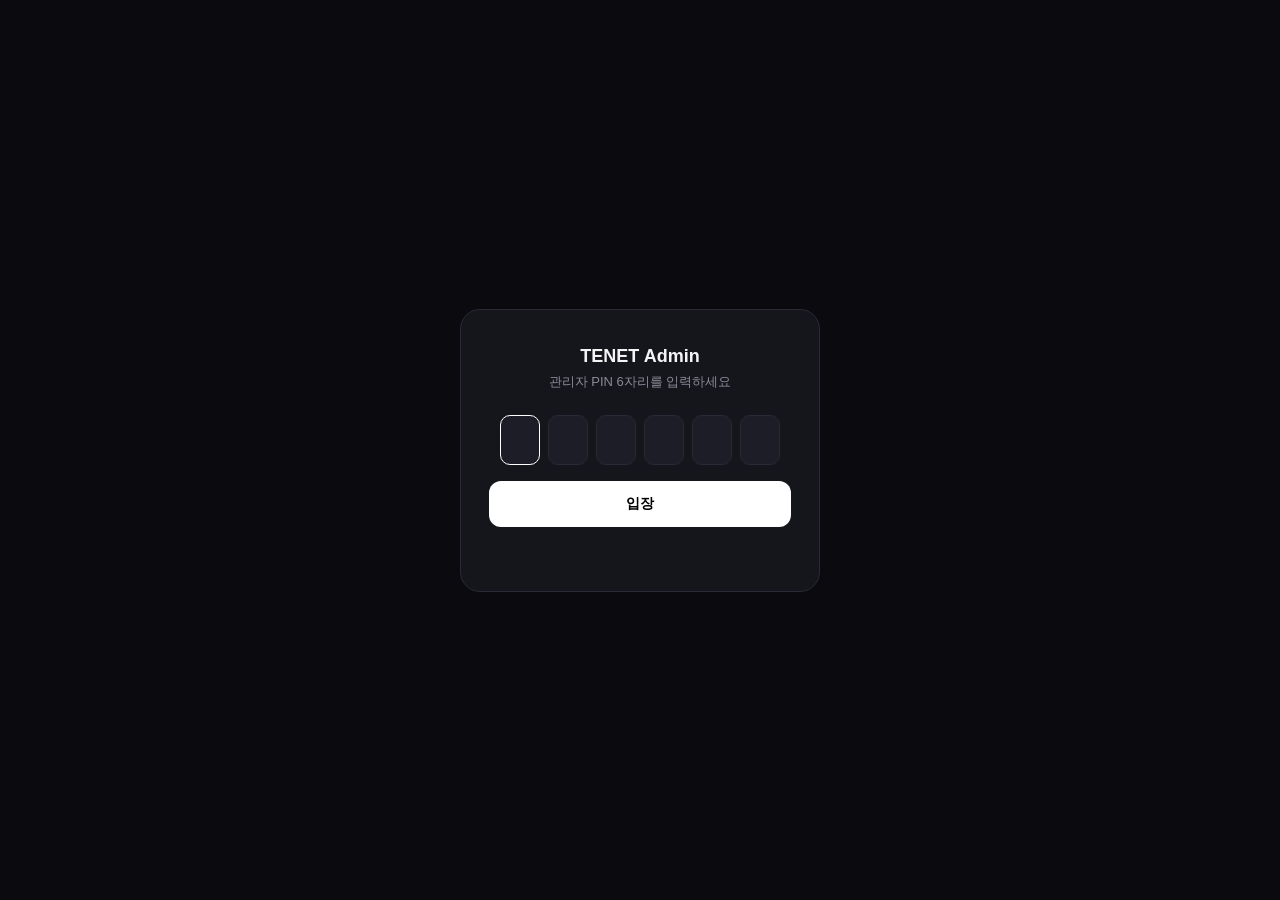
<file: admin.html>
<!DOCTYPE html>
<html lang="ko">
<head>
<meta charset="UTF-8" />
<meta name="viewport" content="width=device-width, initial-scale=1.0" />
<meta name="robots" content="noindex, nofollow" />
<meta name="theme-color" content="#0b0b0f" />
<link rel="manifest" href="manifest.json" />
<link rel="apple-touch-icon" href="https://what1244-art.github.io/tenet-ent/images/logo.png" />
<title>TENET Admin</title>
<style>
  :root {
    --bg: #0b0b0f;
    --panel: #15151c;
    --panel-2: #1d1d27;
    --line: #2a2a36;
    --text: #f4f4f7;
    --muted: #8b8b98;
    --accent: #ffffff;
    --danger: #ff4757;
    --ok: #2ed573;
    --warn: #ffa502;
  }
  * { box-sizing: border-box; margin: 0; padding: 0; }
  html, body { height: 100%; }
  body {
    font-family: -apple-system, BlinkMacSystemFont, "SF Pro Text", "Pretendard", "Apple SD Gothic Neo", sans-serif;
    background: var(--bg);
    color: var(--text);
    -webkit-font-smoothing: antialiased;
  }
  body.gate-mode { display:flex; align-items:center; justify-content:center; min-height:100vh; padding:24px; }

  /* ---------- Login gate ---------- */
  #gate { width:100%; max-width:360px; background:var(--panel); border:1px solid var(--line); border-radius:20px; padding:36px 28px; text-align:center; }
  #gate h1 { font-size:18px; font-weight:600; margin-bottom:6px; }
  #gate p { color:var(--muted); font-size:13px; margin-bottom:24px; }
  .pin-row { display:flex; gap:8px; justify-content:center; margin-bottom:16px; }
  .pin-row input { width:40px; height:50px; text-align:center; font-size:22px; font-weight:600; background:var(--panel-2); border:1px solid var(--line); border-radius:10px; color:var(--text); outline:none; }
  .pin-row input:focus { border-color:var(--accent); }
  #gate button { width:100%; background:var(--accent); color:#000; border:none; border-radius:12px; padding:14px; font-size:14px; font-weight:600; cursor:pointer; }
  #gate-error { color:var(--danger); font-size:12px; margin-top:12px; min-height:16px; }

  /* ---------- Dashboard ---------- */
  #dashboard { display:none; max-width:1100px; margin:0 auto; padding:24px; }
  .topbar { display:flex; justify-content:space-between; align-items:center; margin-bottom:24px; flex-wrap:wrap; gap:12px; }
  .topbar h1 { font-size:22px; font-weight:700; }
  .topbar .meta { display:flex; align-items:center; gap:12px; color:var(--muted); font-size:13px; }
  .health { display:flex; align-items:center; gap:6px; font-size:12px; }
  .health .dot { width:8px; height:8px; border-radius:50%; background:var(--muted); }
  .health.ok .dot { background:var(--ok); }
  .health.bad .dot { background:var(--danger); }
  .logout-btn { background:transparent; color:var(--muted); border:1px solid var(--line); border-radius:8px; padding:6px 12px; font-size:12px; cursor:pointer; }
  .logout-btn:hover { color:var(--text); border-color:var(--text); }

  .section-title { color:var(--muted); font-size:11px; font-weight:600; text-transform:uppercase; letter-spacing:0.08em; margin:28px 0 12px; display:flex; align-items:center; gap:8px; }
  .section-title button { background:transparent; color:var(--muted); border:1px solid var(--line); border-radius:6px; padding:3px 8px; font-size:10px; cursor:pointer; }

  /* Stats grid */
  .stats { display:grid; grid-template-columns:repeat(auto-fit, minmax(180px, 1fr)); gap:12px; }
  .stat { background:var(--panel); border:1px solid var(--line); border-radius:14px; padding:18px; }
  .stat .label { color:var(--muted); font-size:11px; text-transform:uppercase; letter-spacing:0.06em; }
  .stat .value { font-size:26px; font-weight:700; margin-top:8px; }
  .stat .sub { color:var(--muted); font-size:11px; margin-top:4px; }

  /* Quick cards */
  .grid { display:grid; grid-template-columns:repeat(auto-fill, minmax(240px, 1fr)); gap:14px; }
  .card { position:relative; background:var(--panel); border:1px solid var(--line); border-radius:14px; padding:18px; cursor:pointer; transition:transform .15s, border-color .15s; display:flex; flex-direction:column; gap:10px; min-height:110px; text-decoration:none; color:var(--text); }
  .card:hover { transform:translateY(-2px); border-color:#444; }
  .card .icon { width:34px; height:34px; border-radius:9px; background:var(--panel-2); display:flex; align-items:center; justify-content:center; font-size:17px; }
  .card .title { font-size:14px; font-weight:600; }
  .card .desc { font-size:11px; color:var(--muted); line-height:1.5; }
  .badge { position:absolute; top:14px; right:14px; min-width:22px; height:22px; padding:0 7px; background:var(--danger); color:#fff; border-radius:11px; font-size:11px; font-weight:700; display:none; align-items:center; justify-content:center; box-shadow:0 0 0 3px var(--panel); }
  .badge.show { display:flex; }

  /* Inquiry list */
  .panel { background:var(--panel); border:1px solid var(--line); border-radius:14px; padding:8px; }
  .inq-item { display:grid; grid-template-columns:1fr auto; gap:12px; padding:14px; border-bottom:1px solid var(--line); }
  .inq-item:last-child { border-bottom:none; }
  .inq-meta { font-size:11px; color:var(--muted); margin-bottom:4px; }
  .inq-name { font-size:14px; font-weight:600; }
  .inq-msg { font-size:12px; color:var(--muted); margin-top:4px; line-height:1.5; }
  .inq-status { font-size:10px; padding:3px 8px; border-radius:10px; align-self:start; white-space:nowrap; }
  .inq-status.unread { background:var(--danger); color:#fff; cursor:pointer; }
  .inq-status.read { background:var(--panel-2); color:var(--muted); }
  .empty { padding:24px; text-align:center; color:var(--muted); font-size:13px; }

  /* Forms */
  .form { background:var(--panel); border:1px solid var(--line); border-radius:14px; padding:18px; }
  .form .row { display:grid; grid-template-columns:1fr 1fr; gap:10px; margin-bottom:10px; }
  .form input, .form textarea, .form select { background:var(--panel-2); border:1px solid var(--line); border-radius:8px; padding:10px; color:var(--text); font-size:13px; font-family:inherit; outline:none; width:100%; }
  .form input:focus, .form textarea:focus, .form select:focus { border-color:var(--accent); }
  .form textarea { min-height:60px; resize:vertical; }
  .form .full { grid-column:1 / -1; }
  .form button { background:var(--accent); color:#000; border:none; border-radius:8px; padding:11px 18px; font-size:13px; font-weight:600; cursor:pointer; margin-top:6px; }
  .form button.ghost { background:transparent; color:var(--text); border:1px solid var(--line); }

  /* Project rows */
  .proj-row { display:grid; grid-template-columns:1fr auto auto; gap:10px; align-items:center; padding:12px 14px; border-bottom:1px solid var(--line); }
  .proj-row:last-child { border-bottom:none; }
  .proj-name { font-size:13px; font-weight:600; }
  .proj-meta { font-size:11px; color:var(--muted); margin-top:2px; }
  .status-select { background:var(--panel-2); color:var(--text); border:1px solid var(--line); border-radius:6px; padding:5px 8px; font-size:11px; }

  /* Banner editor */
  .banner-edit { display:grid; grid-template-columns:1fr auto auto; gap:10px; align-items:center; }
  .switch { display:inline-flex; align-items:center; gap:6px; font-size:12px; color:var(--muted); cursor:pointer; }

  /* Two-column layout */
  .two-col { display:grid; grid-template-columns:1.2fr 1fr; gap:16px; }
  @media (max-width: 900px) { .two-col { grid-template-columns:1fr; } .form .row { grid-template-columns:1fr; } }

  .toast { position:fixed; bottom:24px; left:50%; transform:translateX(-50%); background:var(--panel-2); border:1px solid var(--line); color:var(--text); padding:12px 18px; border-radius:10px; font-size:13px; opacity:0; pointer-events:none; transition:opacity .2s; z-index:1000; }
  .toast.show { opacity:1; }
</style>
</head>
<body class="gate-mode">

<!-- ========== 비밀번호 게이트 ========== -->
<div id="gate">
  <h1>TENET Admin</h1>
  <p>관리자 PIN 6자리를 입력하세요</p>
  <form id="pin-form" class="pin-row" autocomplete="off">
    <input type="password" inputmode="numeric" maxlength="1" pattern="[0-9]" />
    <input type="password" inputmode="numeric" maxlength="1" pattern="[0-9]" />
    <input type="password" inputmode="numeric" maxlength="1" pattern="[0-9]" />
    <input type="password" inputmode="numeric" maxlength="1" pattern="[0-9]" />
    <input type="password" inputmode="numeric" maxlength="1" pattern="[0-9]" />
    <input type="password" inputmode="numeric" maxlength="1" pattern="[0-9]" />
  </form>
  <button id="enter-btn">입장</button>
  <div id="gate-error"></div>
</div>

<!-- ========== 관리자 대시보드 ========== -->
<div id="dashboard">
  <div class="topbar">
    <h1>TENET 관리자 페이지</h1>
    <div class="meta">
      <span class="health" id="health"><span class="dot"></span><span class="txt">상태 확인 중</span></span>
      <span id="now"></span>
      <button class="logout-btn" id="logout">로그아웃</button>
    </div>
  </div>

  <!-- 매출 + 방문자 통계 -->
  <div class="section-title">실시간 통계</div>
  <div class="stats">
    <div class="stat"><div class="label">오늘 매출</div><div class="value" id="rev-today">₩0</div><div class="sub" id="rev-today-sub">결제 0건</div></div>
    <div class="stat"><div class="label">이번 주 매출</div><div class="value" id="rev-week">₩0</div></div>
    <div class="stat"><div class="label">이번 달 매출</div><div class="value" id="rev-month">₩0</div></div>
    <div class="stat"><div class="label">메인 방문자</div><div class="value" id="vis-main">0</div><div class="sub" id="vis-main-sub">오늘 0</div></div>
    <div class="stat"><div class="label">밴드클럽 방문자</div><div class="value" id="vis-band">0</div><div class="sub" id="vis-band-sub">오늘 0</div></div>
  </div>

  <!-- 빠른 액세스 카드 -->
  <div class="section-title">빠른 이동</div>
  <div class="grid">
    <a class="card" id="card-inquiry" target="_blank" rel="noopener">
      <div class="icon">📩</div>
      <div class="title">문의 시트</div>
      <div class="desc">전체 문의 내역을 시트에서 확인합니다.</div>
      <div class="badge" id="inquiry-badge">0</div>
    </a>
    <a class="card" id="card-payment" target="_blank" rel="noopener">
      <div class="icon">💳</div>
      <div class="title">결제내역 시트</div>
      <div class="desc">결제 기록과 입금 현황 확인.</div>
    </a>
    <a class="card" id="card-projects" target="_blank" rel="noopener">
      <div class="icon">🎵</div>
      <div class="title">프로젝트/금액 시트</div>
      <div class="desc">밴드클럽 프로젝트와 금액 관리.</div>
    </a>
    <a class="card" href="https://what1244-art.github.io/tenet-ent/" target="_blank" rel="noopener">
      <div class="icon">🌐</div>
      <div class="title">메인 사이트</div>
      <div class="desc">테넷 메인 홈페이지 열기.</div>
    </a>
    <a class="card" href="https://what1244-art.github.io/tenet-ent/bandclub.html" target="_blank" rel="noopener">
      <div class="icon">🎤</div>
      <div class="title">밴드클럽 사이트</div>
      <div class="desc">밴드클럽 홈페이지 열기.</div>
    </a>
  </div>

  <!-- 미확인 문의 미리보기 + 공지 배너 -->
  <div class="two-col" style="margin-top:8px;">
    <div>
      <div class="section-title">최근 문의 <button id="refresh-inq">새로고침</button></div>
      <div class="panel" id="inq-list"><div class="empty">불러오는 중…</div></div>
    </div>
    <div>
      <div class="section-title">공지 배너 (홈페이지 상단)</div>
      <div class="form">
        <input id="banner-text" placeholder="공지 내용을 입력하세요" style="margin-bottom:10px;" />
        <div style="font-size:11px; color:var(--muted); margin-bottom:6px;">테마 선택</div>
        <div id="banner-themes" style="display:grid; grid-template-columns:repeat(3,1fr); gap:6px; margin-bottom:10px;"></div>
        <div id="banner-preview" style="border-radius:8px; padding:14px; text-align:center; font-size:13px; font-weight:500; margin-bottom:10px; min-height:46px; display:flex; align-items:center; justify-content:center; gap:8px;"></div>
        <div style="display:flex; align-items:center; gap:12px;">
          <label class="switch"><input type="checkbox" id="banner-enabled" /> 표시 ON</label>
          <button id="banner-save" style="margin-left:auto;">저장</button>
        </div>
        <div class="sub" style="font-size:11px; color:var(--muted); margin-top:8px;">메인·밴드클럽 홈페이지 상단에 즉시 반영됩니다.</div>
      </div>

      <div class="section-title" style="margin-top:20px;">알림 설정</div>
      <div class="form">
        <label class="switch"><input type="checkbox" id="notif-enabled" /> 새 문의 들어오면 브라우저 알림 받기</label>
      </div>
    </div>
  </div>

  <!-- 프로젝트 인라인 관리 -->
  <div class="section-title" style="margin-top:24px;">밴드클럽 프로젝트 관리</div>
  <div class="two-col">
    <div>
      <div class="panel" id="proj-list"><div class="empty">불러오는 중…</div></div>
      <button id="toggle-closed" style="width:100%;margin-top:8px;background:var(--panel);border:1px solid var(--line);border-radius:10px;padding:10px;color:var(--muted);font-size:12px;cursor:pointer;">마감된 프로젝트 보기 ▼</button>
      <div class="panel" id="proj-closed" style="display:none;margin-top:8px;opacity:0.7;"></div>
    </div>
    <div class="form">
      <div style="font-size:13px; font-weight:600; margin-bottom:10px;">새 프로젝트 등록</div>
      <div class="row">
        <input id="np-name" placeholder="프로젝트명" />
        <input id="np-price" placeholder="금액 (숫자)" type="number" />
      </div>
      <div class="row">
        <input id="np-start" placeholder="시작일 (YYYY-MM-DD)" type="date" />
        <select id="np-status"><option>오픈예정</option><option>오픈</option><option>마감</option></select>
      </div>
      <textarea id="np-desc" class="full" placeholder="설명" style="margin-bottom:10px;"></textarea>
      <textarea id="np-ot" class="full" placeholder="OT 안내문" style="margin-bottom:10px;"></textarea>
      <button id="np-save">등록</button>
    </div>
  </div>

  <!-- 결제 확인 + 알림톡 재발송 -->
  <div class="section-title" style="margin-top:24px;">최근 결제 (입금확인 / 알림톡 재발송)</div>
  <div class="panel" id="pay-list"><div class="empty">불러오는 중…</div></div>

  <!-- 포트폴리오 추가 -->
  <div class="section-title" style="margin-top:24px;">포트폴리오 빠른 추가</div>
  <div class="form">
    <div class="row">
      <input id="pf-title" placeholder="제목" />
      <input id="pf-category" placeholder="카테고리 (예: Concert)" />
    </div>
    <div class="row">
      <input id="pf-date" placeholder="날짜" type="date" />
      <input id="pf-image" placeholder="이미지 URL" />
    </div>
    <textarea id="pf-desc" class="full" placeholder="설명" style="margin-bottom:10px;"></textarea>
    <button id="pf-save">포트폴리오 추가</button>
  </div>

  <div style="height:60px;"></div>
</div>

<div class="toast" id="toast"></div>

<script>
/* ===== 설정 ===== */
const ADMIN_PIN = "731573";
const SHEET_ID = "1QQzXMWJhZJoHph8GQfRFYSC0yXboJnNjXjnBJaodEkQ";
const SHEET_BASE = "https://docs.google.com/spreadsheets/d/" + SHEET_ID + "/edit";
const APPS_SCRIPT_URL = "https://script.google.com/macros/s/AKfycbxfFj58_INgDLNWg3QXkeMvQlDwrudnhUXZ5rIweSZOkS2Oc3MK8_3HTWy5N9sij5Aj/exec";

document.getElementById("card-inquiry").href = SHEET_BASE;
document.getElementById("card-payment").href = SHEET_BASE;
document.getElementById("card-projects").href = SHEET_BASE;

/* ===== PIN 게이트 ===== */
const inputs = document.querySelectorAll("#pin-form input");
inputs.forEach((input, idx) => {
  input.addEventListener("input", () => {
    input.value = input.value.replace(/[^0-9]/g, "");
    if (input.value && idx < inputs.length - 1) inputs[idx + 1].focus();
  });
  input.addEventListener("keydown", (e) => {
    if (e.key === "Backspace" && !input.value && idx > 0) inputs[idx - 1].focus();
    if (e.key === "Enter") { e.preventDefault(); tryEnter(); }
  });
});
inputs[0].focus();
document.getElementById("enter-btn").addEventListener("click", e => { e.preventDefault(); tryEnter(); });

function tryEnter() {
  const pin = Array.from(inputs).map(i => i.value).join("");
  const errEl = document.getElementById("gate-error");
  if (pin !== ADMIN_PIN) { errEl.textContent = "PIN이 올바르지 않습니다"; inputs.forEach(i => i.value=""); inputs[0].focus(); return; }
  errEl.textContent = "";
  sessionStorage.setItem("tenet_admin", "1");
  showDashboard();
}

document.getElementById("logout").addEventListener("click", () => {
  sessionStorage.removeItem("tenet_admin");
  location.reload();
});

function showDashboard() {
  document.body.classList.remove("gate-mode");
  document.getElementById("gate").style.display = "none";
  document.getElementById("dashboard").style.display = "block";
  updateClock(); setInterval(updateClock, 1000 * 30);
  refreshAll();
  setInterval(refreshAll, 1000 * 60);
  registerServiceWorker();
  bindBannerControls();
  bindNotifControls();
}

function updateClock() {
  const d = new Date(), pad = n => String(n).padStart(2,"0");
  document.getElementById("now").textContent = `${d.getFullYear()}.${pad(d.getMonth()+1)}.${pad(d.getDate())} ${pad(d.getHours())}:${pad(d.getMinutes())}`;
}

/* ===== 데이터 로드 ===== */
async function api(action, params={}) {
  const url = APPS_SCRIPT_URL + "?action=" + action + (Object.keys(params).length ? "&" + new URLSearchParams(params) : "");
  const res = await fetch(url);
  return res.json();
}

async function apiPost(action, body) {
  const res = await fetch(APPS_SCRIPT_URL, {
    method: "POST",
    body: JSON.stringify(Object.assign({ action }, body))
  });
  return res.json();
}

function fmtKRW(n) { return "₩" + Number(n||0).toLocaleString("ko-KR"); }

let lastInquiryCount = null;

async function refreshAll() {
  loadHealth();
  loadRevenue();
  loadVisitors();
  loadInquiryCount();
  loadInquiries();
  loadProjects();
  loadPayments();
  loadBanner();
}

async function loadHealth() {
  const el = document.getElementById("health");
  try {
    const r = await api("healthCheck");
    if (r.ok) { el.classList.remove("bad"); el.classList.add("ok"); el.querySelector(".txt").textContent = "정상"; }
  } catch (e) { el.classList.remove("ok"); el.classList.add("bad"); el.querySelector(".txt").textContent = "오류"; }
}

async function loadRevenue() {
  try {
    const r = await api("getRevenueSummary");
    document.getElementById("rev-today").textContent = fmtKRW(r.today);
    document.getElementById("rev-week").textContent = fmtKRW(r.week);
    document.getElementById("rev-month").textContent = fmtKRW(r.month);
    document.getElementById("rev-today-sub").textContent = `이번 달 결제 ${r.count||0}건`;
  } catch(e) {}
}

async function loadVisitors() {
  try {
    const r = await api("getVisitorStats");
    document.getElementById("vis-main").textContent = (r.main_total||0).toLocaleString();
    document.getElementById("vis-band").textContent = (r.bandclub_total||0).toLocaleString();
    document.getElementById("vis-main-sub").textContent = `오늘 ${r.main_today||0}`;
    document.getElementById("vis-band-sub").textContent = `오늘 ${r.bandclub_today||0}`;
  } catch(e) {}
}

async function loadInquiryCount() {
  try {
    const r = await api("getUnreadInquiryCount");
    const badge = document.getElementById("inquiry-badge");
    const n = Number(r.count||0);
    if (n > 0) { badge.textContent = n>99?"99+":n; badge.classList.add("show"); }
    else badge.classList.remove("show");

    // 새 문의 알림
    if (lastInquiryCount !== null && n > lastInquiryCount && Notification.permission === "granted") {
      new Notification("새 문의 도착", { body: `미확인 문의 ${n}건` });
    }
    lastInquiryCount = n;
  } catch(e) {}
}

async function loadInquiries() {
  try {
    const r = await api("getRecentInquiries", { limit: 5 });
    const list = document.getElementById("inq-list");
    if (!r.items || r.items.length === 0) { list.innerHTML = '<div class="empty">아직 문의가 없습니다</div>'; return; }
    list.innerHTML = r.items.map(it => `
      <div class="inq-item">
        <div>
          <div class="inq-meta">${escapeHtml(it.time)} · ${escapeHtml(it.type||'-')}</div>
          <div class="inq-name">${escapeHtml(it.name)} <span style="color:var(--muted); font-weight:400; font-size:12px;">${escapeHtml(it.phone)}</span></div>
          <div class="inq-msg">${escapeHtml(it.message||'').substring(0,140)}</div>
        </div>
        <div class="inq-status ${it.status==='미확인'?'unread':'read'}" data-row="${it.row}">${escapeHtml(it.status)}</div>
      </div>
    `).join("");
    list.querySelectorAll(".inq-status.unread").forEach(el => {
      el.addEventListener("click", async () => {
        const row = el.dataset.row;
        await apiPost("markInquiryRead", { row });
        toast("확인 처리 완료");
        loadInquiries(); loadInquiryCount();
      });
    });
  } catch(e) {}
}

async function loadProjects() {
  try {
    const r = await api("getAllProjects");
    const list = document.getElementById("proj-list");
    const closedList = document.getElementById("proj-closed");
    if (!r.items || r.items.length === 0) { list.innerHTML = '<div class="empty">등록된 프로젝트가 없습니다</div>'; closedList.innerHTML = ''; return; }

    const active = r.items.filter(p => p.status !== '마감');
    const closed = r.items.filter(p => p.status === '마감');

    function renderRow(p) {
      return `<div class="proj-row">
        <div>
          <div class="proj-name">${escapeHtml(p.name)}</div>
          <div class="proj-meta">${fmtKRW(p.price)} · ${escapeHtml(p.startDate||'-')}</div>
        </div>
        <select class="status-select" data-id="${p.id}">
          <option ${p.status==='오픈예정'?'selected':''}>오픈예정</option>
          <option ${p.status==='오픈'?'selected':''}>오픈</option>
          <option ${p.status==='마감'?'selected':''}>마감</option>
        </select>
      </div>`;
    }

    list.innerHTML = active.length ? active.map(renderRow).join("") : '<div class="empty">활성 프로젝트가 없습니다</div>';
    closedList.innerHTML = closed.length ? closed.map(renderRow).join("") : '<div class="empty">마감된 프로젝트가 없습니다</div>';

    // 토글 버튼 텍스트 업데이트
    const toggleBtn = document.getElementById("toggle-closed");
    toggleBtn.textContent = `마감된 프로젝트 (${closed.length}건) ▼`;

    // 상태 변경 이벤트 (활성 + 마감 둘 다)
    [list, closedList].forEach(el => {
      el.querySelectorAll(".status-select").forEach(sel => {
        sel.addEventListener("change", async () => {
          await apiPost("updateProjectStatus", { id: sel.dataset.id, status: sel.value });
          toast("상태 변경 완료");
          loadProjects();
        });
      });
    });
  } catch(e) {}
}

// 마감 프로젝트 토글
document.getElementById("toggle-closed").addEventListener("click", function() {
  const panel = document.getElementById("proj-closed");
  const isHidden = panel.style.display === "none";
  panel.style.display = isHidden ? "block" : "none";
  this.textContent = this.textContent.replace(isHidden ? "▼" : "▲", isHidden ? "▲" : "▼");
});

async function loadPayments() {
  try {
    const r = await api("getPendingPayments");
    const list = document.getElementById("pay-list");
    if (!r.items || r.items.length === 0) { list.innerHTML = '<div class="empty">최근 결제가 없습니다</div>'; return; }
    list.innerHTML = r.items.map(p => `
      <div class="proj-row" style="grid-template-columns:1fr auto auto auto; gap:8px;">
        <div>
          <div class="proj-name">${escapeHtml(p.project)} <span style="color:var(--muted); font-weight:400;">· ${escapeHtml(p.buyer)}</span></div>
          <div class="proj-meta">${escapeHtml(p.time)} · ${fmtKRW(p.amount)} · ${escapeHtml(p.part||'-')}</div>
        </div>
        <span class="proj-meta" style="font-size:10px;">${escapeHtml(p.alimtalkSent||'대기')}</span>
        <button class="status-select" data-row="${p.row}" data-action="paid">입금확인</button>
        <button class="status-select" data-merchant="${p.merchant_uid}" data-action="resend">알림톡재발송</button>
      </div>
    `).join("");
    list.querySelectorAll('[data-action="paid"]').forEach(b => {
      b.addEventListener("click", async () => {
        await apiPost("markPaymentReceived", { row: b.dataset.row });
        toast("입금확인 처리"); loadPayments();
      });
    });
    list.querySelectorAll('[data-action="resend"]').forEach(b => {
      b.addEventListener("click", async () => {
        await apiPost("resendAlimtalk", { merchant_uid: b.dataset.merchant });
        toast("알림톡 재발송"); loadPayments();
      });
    });
  } catch(e) {}
}

const BANNER_THEMES = {
  general:    { name: "공지",   icon: "📢", bg: "linear-gradient(135deg, #1a1a2e 0%, #16213e 100%)", color: "#fff" },
  event:      { name: "이벤트", icon: "🎉", bg: "linear-gradient(135deg, #ee0979 0%, #ff6a00 100%)", color: "#fff" },
  show:       { name: "공연",   icon: "🎵", bg: "linear-gradient(135deg, #000 0%, #434343 50%, #00d4ff 100%)", color: "#fff" },
  maintenance:{ name: "점검",   icon: "🔧", bg: "linear-gradient(135deg, #f7971e 0%, #ffd200 100%)", color: "#1a1a1a" },
  holiday:    { name: "휴무",   icon: "🏖️", bg: "linear-gradient(135deg, #00b4db 0%, #0083b0 100%)", color: "#fff" },
  open:       { name: "오픈",   icon: "✨", bg: "linear-gradient(135deg, #11998e 0%, #38ef7d 100%)", color: "#fff" }
};
let currentTheme = "general";

function renderThemePicker() {
  const wrap = document.getElementById("banner-themes");
  wrap.innerHTML = Object.entries(BANNER_THEMES).map(([key, t]) => `
    <button type="button" data-theme="${key}" style="background:${t.bg}; color:${t.color}; border:2px solid transparent; border-radius:8px; padding:10px 6px; font-size:11px; font-weight:600; cursor:pointer;">
      ${t.icon} ${t.name}
    </button>
  `).join("");
  wrap.querySelectorAll("button").forEach(btn => {
    btn.addEventListener("click", () => {
      currentTheme = btn.dataset.theme;
      wrap.querySelectorAll("button").forEach(b => b.style.border = "2px solid transparent");
      btn.style.border = "2px solid #fff";
      renderBannerPreview();
    });
  });
}

function renderBannerPreview() {
  const text = document.getElementById("banner-text").value || "공지 내용을 입력하세요";
  const t = BANNER_THEMES[currentTheme];
  const prev = document.getElementById("banner-preview");
  prev.style.background = t.bg;
  prev.style.color = t.color;
  prev.innerHTML = `<span style="font-size:18px;">${t.icon}</span><span>${escapeHtml(text)}</span>`;
}

async function loadBanner() {
  try {
    const r = await api("getBanner");
    let msg = r.text || "", style = "general";
    try {
      const parsed = JSON.parse(r.text);
      if (parsed && parsed.msg) { msg = parsed.msg; style = parsed.style || "general"; }
    } catch (e) {}
    document.getElementById("banner-text").value = msg;
    document.getElementById("banner-enabled").checked = !!r.enabled;
    currentTheme = style;
    document.querySelectorAll("#banner-themes button").forEach(b => {
      b.style.border = b.dataset.theme === currentTheme ? "2px solid #fff" : "2px solid transparent";
    });
    renderBannerPreview();
  } catch(e) {}
}

function bindBannerControls() {
  renderThemePicker();
  document.getElementById("banner-text").addEventListener("input", renderBannerPreview);
  document.getElementById("banner-save").addEventListener("click", async () => {
    const msg = document.getElementById("banner-text").value;
    const enabled = document.getElementById("banner-enabled").checked;
    const payload = JSON.stringify({ msg, style: currentTheme });
    await apiPost("setBanner", { text: payload, enabled });
    toast("배너 저장 완료");
  });
  renderBannerPreview();
}

document.getElementById("refresh-inq").addEventListener("click", () => { loadInquiries(); loadInquiryCount(); });

/* 새 프로젝트 등록 */
document.getElementById("np-save").addEventListener("click", async () => {
  const body = {
    name: document.getElementById("np-name").value,
    price: document.getElementById("np-price").value,
    startDate: document.getElementById("np-start").value,
    status: document.getElementById("np-status").value,
    description: document.getElementById("np-desc").value,
    ot: document.getElementById("np-ot").value
  };
  if (!body.name) { toast("프로젝트명을 입력하세요"); return; }
  await apiPost("addProject", body);
  toast("프로젝트 등록 완료");
  ["np-name","np-price","np-start","np-desc","np-ot"].forEach(id => document.getElementById(id).value = "");
  loadProjects();
});

/* 포트폴리오 추가 */
document.getElementById("pf-save").addEventListener("click", async () => {
  const body = {
    title: document.getElementById("pf-title").value,
    category: document.getElementById("pf-category").value,
    date: document.getElementById("pf-date").value,
    imageUrl: document.getElementById("pf-image").value,
    description: document.getElementById("pf-desc").value
  };
  if (!body.title) { toast("제목을 입력하세요"); return; }
  await apiPost("addPortfolio", body);
  toast("포트폴리오 추가 완료");
  ["pf-title","pf-category","pf-date","pf-image","pf-desc"].forEach(id => document.getElementById(id).value = "");
});

/* 알림 권한 */
function bindNotifControls() {
  const cb = document.getElementById("notif-enabled");
  cb.checked = Notification.permission === "granted";
  cb.addEventListener("change", async () => {
    if (cb.checked) {
      const p = await Notification.requestPermission();
      cb.checked = p === "granted";
      if (cb.checked) toast("브라우저 알림 활성화됨");
    }
  });
}

/* PWA */
function registerServiceWorker() {
  if ("serviceWorker" in navigator) {
    navigator.serviceWorker.register("sw.js").catch(()=>{});
  }
}

/* 유틸 */
function escapeHtml(s) { return String(s||"").replace(/[&<>"']/g, c => ({"&":"&amp;","<":"&lt;",">":"&gt;",'"':"&quot;","'":"&#39;"}[c])); }
function toast(msg) {
  const t = document.getElementById("toast");
  t.textContent = msg; t.classList.add("show");
  setTimeout(() => t.classList.remove("show"), 2000);
}

if (sessionStorage.getItem("tenet_admin") === "1") showDashboard();
</script>
</body>
</html>
</file>
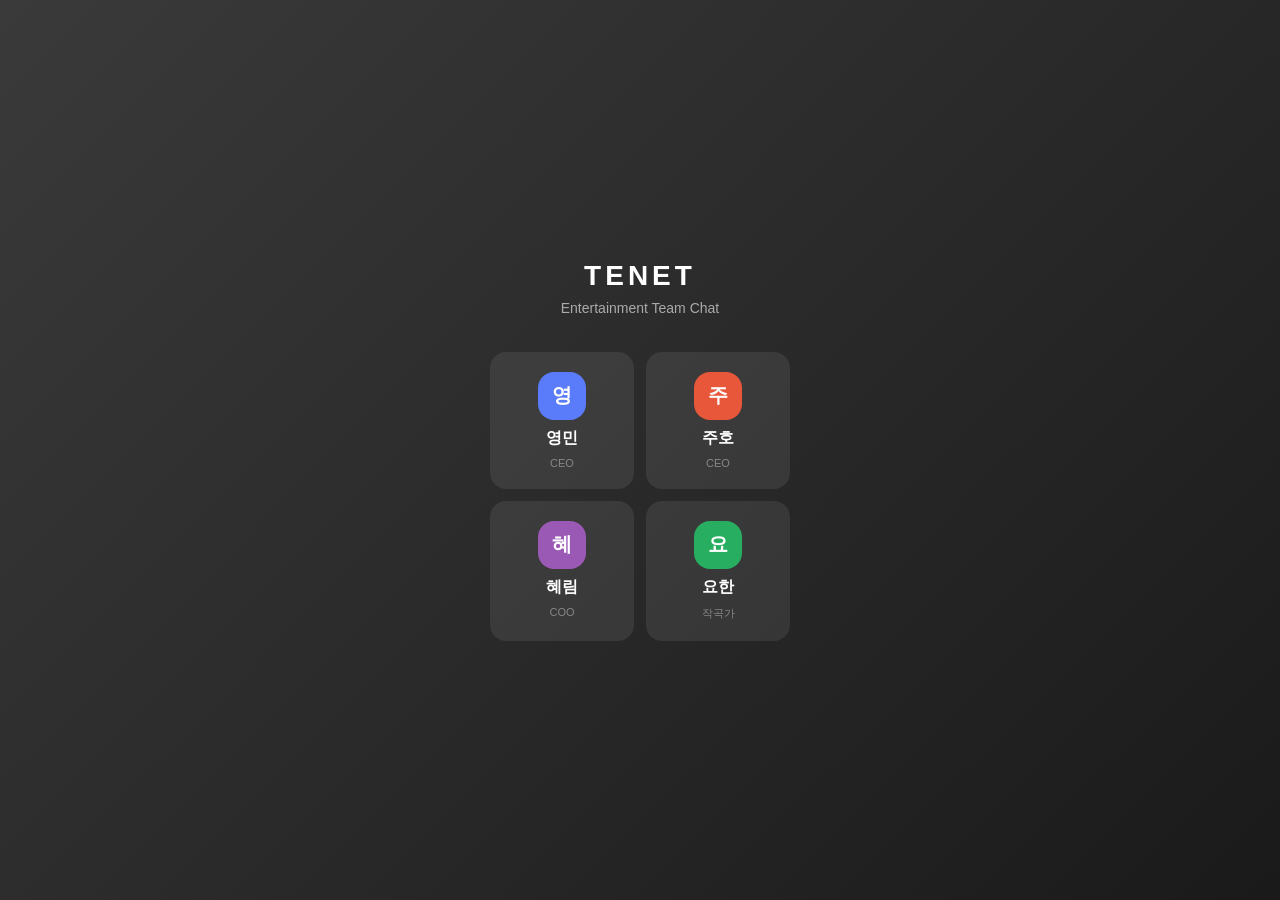
<file: tenet-chat.html>
<!DOCTYPE html>
<html lang="ko">
<head>
<meta charset="UTF-8">
<meta name="viewport" content="width=device-width, initial-scale=1.0, maximum-scale=1.0, user-scalable=no">
<title>TENET Team Chat</title>
<style>
  * { margin: 0; padding: 0; box-sizing: border-box; }

  :root {
    --bg: #b2c7d9;
    --chat-bg: #b2c7d9;
    --header-bg: #4a4a4a;
    --input-bg: #ffffff;
    --my-bubble: #ffeb33;
    --other-bubble: #ffffff;
    --text: #333333;
    --time-text: #999999;
    --date-bg: rgba(0,0,0,0.15);
    --date-text: #ffffff;
  }

  html, body {
    height: 100%;
    font-family: -apple-system, BlinkMacSystemFont, 'Apple SD Gothic Neo', 'Malgun Gothic', sans-serif;
    background: var(--bg);
    color: var(--text);
    overflow: hidden;
  }

  /* === Login Screen === */
  .login-screen {
    display: flex;
    flex-direction: column;
    align-items: center;
    justify-content: center;
    height: 100%;
    padding: 20px;
    background: linear-gradient(135deg, #3a3a3a 0%, #1a1a1a 100%);
    color: #fff;
  }

  .login-screen h1 {
    font-size: 28px;
    font-weight: 700;
    margin-bottom: 8px;
    letter-spacing: 4px;
  }

  .login-screen p {
    font-size: 14px;
    color: #aaa;
    margin-bottom: 36px;
  }

  .member-grid {
    display: grid;
    grid-template-columns: 1fr 1fr;
    gap: 12px;
    width: 100%;
    max-width: 300px;
  }

  .member-btn {
    display: flex;
    flex-direction: column;
    align-items: center;
    gap: 8px;
    padding: 20px 10px;
    border: none;
    border-radius: 16px;
    background: rgba(255,255,255,0.08);
    color: #fff;
    font-size: 16px;
    font-weight: 600;
    cursor: pointer;
    transition: all 0.2s;
  }

  .member-btn:hover { background: rgba(255,255,255,0.15); transform: translateY(-2px); }
  .member-btn:active { transform: translateY(0); }

  .member-avatar {
    width: 48px;
    height: 48px;
    border-radius: 16px;
    display: flex;
    align-items: center;
    justify-content: center;
    font-size: 20px;
    font-weight: 700;
    color: #fff;
  }

  .member-role {
    font-size: 11px;
    color: #888;
    font-weight: 400;
  }

  /* === Chat Screen === */
  .chat-screen {
    display: none;
    flex-direction: column;
    height: 100%;
  }

  .chat-screen.active {
    display: flex;
  }

  /* Header */
  .chat-header {
    display: flex;
    align-items: center;
    padding: 12px 16px;
    background: var(--header-bg);
    color: #fff;
    min-height: 56px;
    flex-shrink: 0;
  }

  .chat-header .title {
    flex: 1;
    font-size: 17px;
    font-weight: 600;
    text-align: center;
  }

  .chat-header .member-count {
    font-size: 12px;
    color: #aaa;
    margin-left: 6px;
  }

  .chat-header .logout-btn {
    background: none;
    border: none;
    color: #aaa;
    font-size: 13px;
    cursor: pointer;
    padding: 4px 8px;
  }

  .chat-header .logout-btn:hover { color: #fff; }

  /* Messages */
  .chat-messages {
    flex: 1;
    overflow-y: auto;
    padding: 12px 16px;
    background: var(--chat-bg);
    -webkit-overflow-scrolling: touch;
  }

  /* Date separator */
  .date-separator {
    text-align: center;
    margin: 16px 0 12px;
  }

  .date-separator span {
    display: inline-block;
    padding: 4px 12px;
    background: var(--date-bg);
    border-radius: 12px;
    font-size: 12px;
    color: var(--date-text);
  }

  /* Message row */
  .msg-row {
    display: flex;
    align-items: flex-end;
    margin-bottom: 6px;
  }

  .msg-row.mine {
    flex-direction: row-reverse;
  }

  .msg-row.continued { margin-top: -2px; }

  /* Avatar */
  .msg-avatar {
    width: 36px;
    height: 36px;
    border-radius: 12px;
    flex-shrink: 0;
    display: flex;
    align-items: center;
    justify-content: center;
    font-size: 14px;
    font-weight: 700;
    color: #fff;
    margin-right: 8px;
    align-self: flex-start;
  }

  .msg-row.mine .msg-avatar { display: none; }
  .msg-row.continued .msg-avatar { visibility: hidden; }

  .msg-body { max-width: 70%; }

  .msg-sender {
    font-size: 12px;
    font-weight: 600;
    color: #555;
    margin-bottom: 3px;
    margin-left: 2px;
  }

  .msg-row.mine .msg-sender { display: none; }
  .msg-row.continued .msg-sender { display: none; }

  .msg-content-wrap {
    display: flex;
    align-items: flex-end;
    gap: 4px;
  }

  .msg-row.mine .msg-content-wrap {
    flex-direction: row-reverse;
  }

  .msg-bubble {
    padding: 8px 12px;
    border-radius: 14px;
    font-size: 15px;
    line-height: 1.45;
    word-break: break-word;
    white-space: pre-wrap;
  }

  .msg-row:not(.mine) .msg-bubble {
    background: var(--other-bubble);
    border-top-left-radius: 4px;
  }

  .msg-row.mine .msg-bubble {
    background: var(--my-bubble);
    border-top-right-radius: 4px;
  }

  .msg-time {
    font-size: 10px;
    color: var(--time-text);
    white-space: nowrap;
    flex-shrink: 0;
    margin-bottom: 2px;
  }

  /* Input area */
  .chat-input-area {
    display: flex;
    align-items: flex-end;
    padding: 8px 12px;
    background: var(--input-bg);
    border-top: 1px solid #ddd;
    gap: 8px;
    flex-shrink: 0;
  }

  .chat-input-area textarea {
    flex: 1;
    border: 1px solid #ddd;
    border-radius: 20px;
    padding: 10px 16px;
    font-size: 15px;
    font-family: inherit;
    resize: none;
    max-height: 100px;
    outline: none;
    line-height: 1.4;
    background: #f7f7f7;
  }

  .chat-input-area textarea:focus {
    border-color: #aaa;
    background: #fff;
  }

  .send-btn {
    width: 40px;
    height: 40px;
    border: none;
    border-radius: 50%;
    background: #ffeb33;
    cursor: pointer;
    display: flex;
    align-items: center;
    justify-content: center;
    flex-shrink: 0;
    transition: background 0.15s;
  }

  .send-btn:hover { background: #ffe000; }
  .send-btn:disabled { background: #eee; cursor: default; }

  .send-btn svg {
    width: 20px;
    height: 20px;
    fill: #333;
  }

  /* Loading */
  .loading-indicator {
    text-align: center;
    padding: 40px;
    color: #888;
    font-size: 14px;
  }

  /* Scrollbar */
  .chat-messages::-webkit-scrollbar { width: 4px; }
  .chat-messages::-webkit-scrollbar-thumb { background: rgba(0,0,0,0.15); border-radius: 2px; }

  /* Mobile */
  @media (max-width: 480px) {
    .msg-body { max-width: 80%; }
    .msg-bubble { font-size: 14px; }
  }

  /* Iframe friendly */
  body { min-height: 400px; }
</style>
</head>
<body>

<!-- Login Screen -->
<div class="login-screen" id="loginScreen">
  <h1>TENET</h1>
  <p>Entertainment Team Chat</p>
  <div class="member-grid">
    <button class="member-btn" onclick="selectMember('영민')">
      <div class="member-avatar" style="background:#5b7cfa;">영</div>
      <span>영민</span>
      <span class="member-role">CEO</span>
    </button>
    <button class="member-btn" onclick="selectMember('주호')">
      <div class="member-avatar" style="background:#e8573a;">주</div>
      <span>주호</span>
      <span class="member-role">CEO</span>
    </button>
    <button class="member-btn" onclick="selectMember('혜림')">
      <div class="member-avatar" style="background:#9b59b6;">혜</div>
      <span>혜림</span>
      <span class="member-role">COO</span>
    </button>
    <button class="member-btn" onclick="selectMember('요한')">
      <div class="member-avatar" style="background:#27ae60;">요</div>
      <span>요한</span>
      <span class="member-role">작곡가</span>
    </button>
  </div>
</div>

<!-- Chat Screen -->
<div class="chat-screen" id="chatScreen">
  <div class="chat-header">
    <button class="logout-btn" onclick="logout()">변경</button>
    <div class="title">TENET 팀 채팅<span class="member-count">4</span></div>
    <button class="logout-btn" id="refreshBtn" onclick="fetchMessages()">새로고침</button>
  </div>
  <div class="chat-messages" id="chatMessages">
    <div class="loading-indicator">메시지를 불러오는 중...</div>
  </div>
  <div class="chat-input-area">
    <textarea id="messageInput" rows="1" placeholder="메시지를 입력하세요" onkeydown="handleKeydown(event)" oninput="autoResize(this)"></textarea>
    <button class="send-btn" onclick="sendMessage()" id="sendBtn">
      <svg viewBox="0 0 24 24"><path d="M2.01 21L23 12 2.01 3 2 10l15 2-15 2z"/></svg>
    </button>
  </div>
</div>

<script>
const API_URL = 'https://script.google.com/macros/s/AKfycbwBuPtUJt0AD-ISNsO2Irr51xIkbZwsOtWETXx3KU384mY3_58brPXM22J5WKNNA5Yf/exec';

const MEMBERS = {
  '영민': { color: '#5b7cfa', initial: '영', role: 'CEO' },
  '주호': { color: '#e8573a', initial: '주', role: 'CEO' },
  '혜림': { color: '#9b59b6', initial: '혜', role: 'COO' },
  '요한': { color: '#27ae60', initial: '요', role: '작곡가' }
};

let currentUser = null;
let messages = [];
let pollTimer = null;
let lastMessageCount = 0;
let isAtBottom = true;

// ===== Init =====
function init() {
  const saved = localStorage.getItem('tenet-chat-user');
  if (saved && MEMBERS[saved]) {
    currentUser = saved;
    showChatScreen();
  }
}

function selectMember(name) {
  currentUser = name;
  localStorage.setItem('tenet-chat-user', name);
  showChatScreen();
}

function logout() {
  currentUser = null;
  localStorage.removeItem('tenet-chat-user');
  clearInterval(pollTimer);
  document.getElementById('loginScreen').style.display = 'flex';
  document.getElementById('chatScreen').classList.remove('active');
}

function showChatScreen() {
  document.getElementById('loginScreen').style.display = 'none';
  document.getElementById('chatScreen').classList.add('active');
  fetchMessages();
  startPolling();
  setTimeout(() => document.getElementById('messageInput').focus(), 300);
}

// ===== Polling =====
function startPolling() {
  clearInterval(pollTimer);
  pollTimer = setInterval(fetchMessages, 1500);
}

// ===== Fetch Messages =====
async function fetchMessages() {
  try {
    const res = await fetch(API_URL);
    const data = await res.json();

    if (data.error) {
      console.error('API Error:', data.error);
      return;
    }

    if (data.messages) {
      const container = document.getElementById('chatMessages');
      // Check scroll position before update
      isAtBottom = container.scrollHeight - container.scrollTop - container.clientHeight < 60;

      messages = data.messages;
      renderMessages();
    }
  } catch (err) {
    console.error('Fetch error:', err);
  }
}

// ===== Send Message =====
async function sendMessage() {
  const input = document.getElementById('messageInput');
  const text = input.value.trim();

  if (!text || !currentUser) return;

  const btn = document.getElementById('sendBtn');
  btn.disabled = true;
  input.value = '';
  autoResize(input);

  // Optimistic update
  const now = new Date().toISOString();
  messages.push({ timestamp: now, sender: currentUser, message: text });
  renderMessages();
  scrollToBottom();

  try {
    const sendUrl = API_URL + '?action=send&sender=' + encodeURIComponent(currentUser) + '&message=' + encodeURIComponent(text);
    await fetch(sendUrl);
    // Refresh to get server timestamp
    await fetchMessages();
  } catch (err) {
    console.error('Send error:', err);
  }

  btn.disabled = false;
  input.focus();
}

// ===== Render =====
function renderMessages() {
  const container = document.getElementById('chatMessages');
  let html = '';
  let lastDate = '';
  let lastSender = '';

  for (let i = 0; i < messages.length; i++) {
    const msg = messages[i];
    const dt = new Date(msg.timestamp);
    const dateStr = formatDate(dt);
    const timeStr = formatTime(dt);
    const isMine = msg.sender === currentUser;
    const member = MEMBERS[msg.sender] || { color: '#999', initial: '?', role: '' };

    // Date separator
    if (dateStr !== lastDate) {
      html += `<div class="date-separator"><span>${dateStr}</span></div>`;
      lastSender = '';
      lastDate = dateStr;
    }

    const continued = (msg.sender === lastSender);
    const rowClass = `msg-row${isMine ? ' mine' : ''}${continued ? ' continued' : ''}`;

    html += `<div class="${rowClass}">`;

    // Avatar (other only)
    if (!isMine) {
      html += `<div class="msg-avatar" style="background:${member.color}">${member.initial}</div>`;
    }

    html += `<div class="msg-body">`;

    // Sender name
    if (!isMine && !continued) {
      html += `<div class="msg-sender">${escapeHtml(msg.sender)}</div>`;
    }

    html += `<div class="msg-content-wrap">`;
    html += `<div class="msg-bubble">${escapeHtml(msg.message)}</div>`;
    html += `<div class="msg-time">${timeStr}</div>`;
    html += `</div></div></div>`;

    lastSender = msg.sender;
  }

  container.innerHTML = html || '<div class="loading-indicator">아직 메시지가 없습니다. 첫 메시지를 보내보세요!</div>';

  if (isAtBottom || messages.length !== lastMessageCount) {
    scrollToBottom();
  }
  lastMessageCount = messages.length;
}

function scrollToBottom() {
  const container = document.getElementById('chatMessages');
  requestAnimationFrame(() => {
    container.scrollTop = container.scrollHeight;
  });
}

// ===== Input Handling =====
function handleKeydown(e) {
  if (e.key === 'Enter' && !e.shiftKey) {
    e.preventDefault();
    sendMessage();
  }
}

function autoResize(el) {
  el.style.height = 'auto';
  el.style.height = Math.min(el.scrollHeight, 100) + 'px';
}

// ===== Helpers =====
function formatDate(dt) {
  const y = dt.getFullYear();
  const m = dt.getMonth() + 1;
  const d = dt.getDate();
  const days = ['일', '월', '화', '수', '목', '금', '토'];
  const day = days[dt.getDay()];
  return `${y}년 ${m}월 ${d}일 ${day}요일`;
}

function formatTime(dt) {
  let h = dt.getHours();
  const m = String(dt.getMinutes()).padStart(2, '0');
  const ampm = h < 12 ? '오전' : '오후';
  if (h === 0) h = 12;
  else if (h > 12) h -= 12;
  return `${ampm} ${h}:${m}`;
}

function escapeHtml(str) {
  const div = document.createElement('div');
  div.textContent = str;
  return div.innerHTML;
}

// Start
init();
</script>
</body>
</html>
</file>
